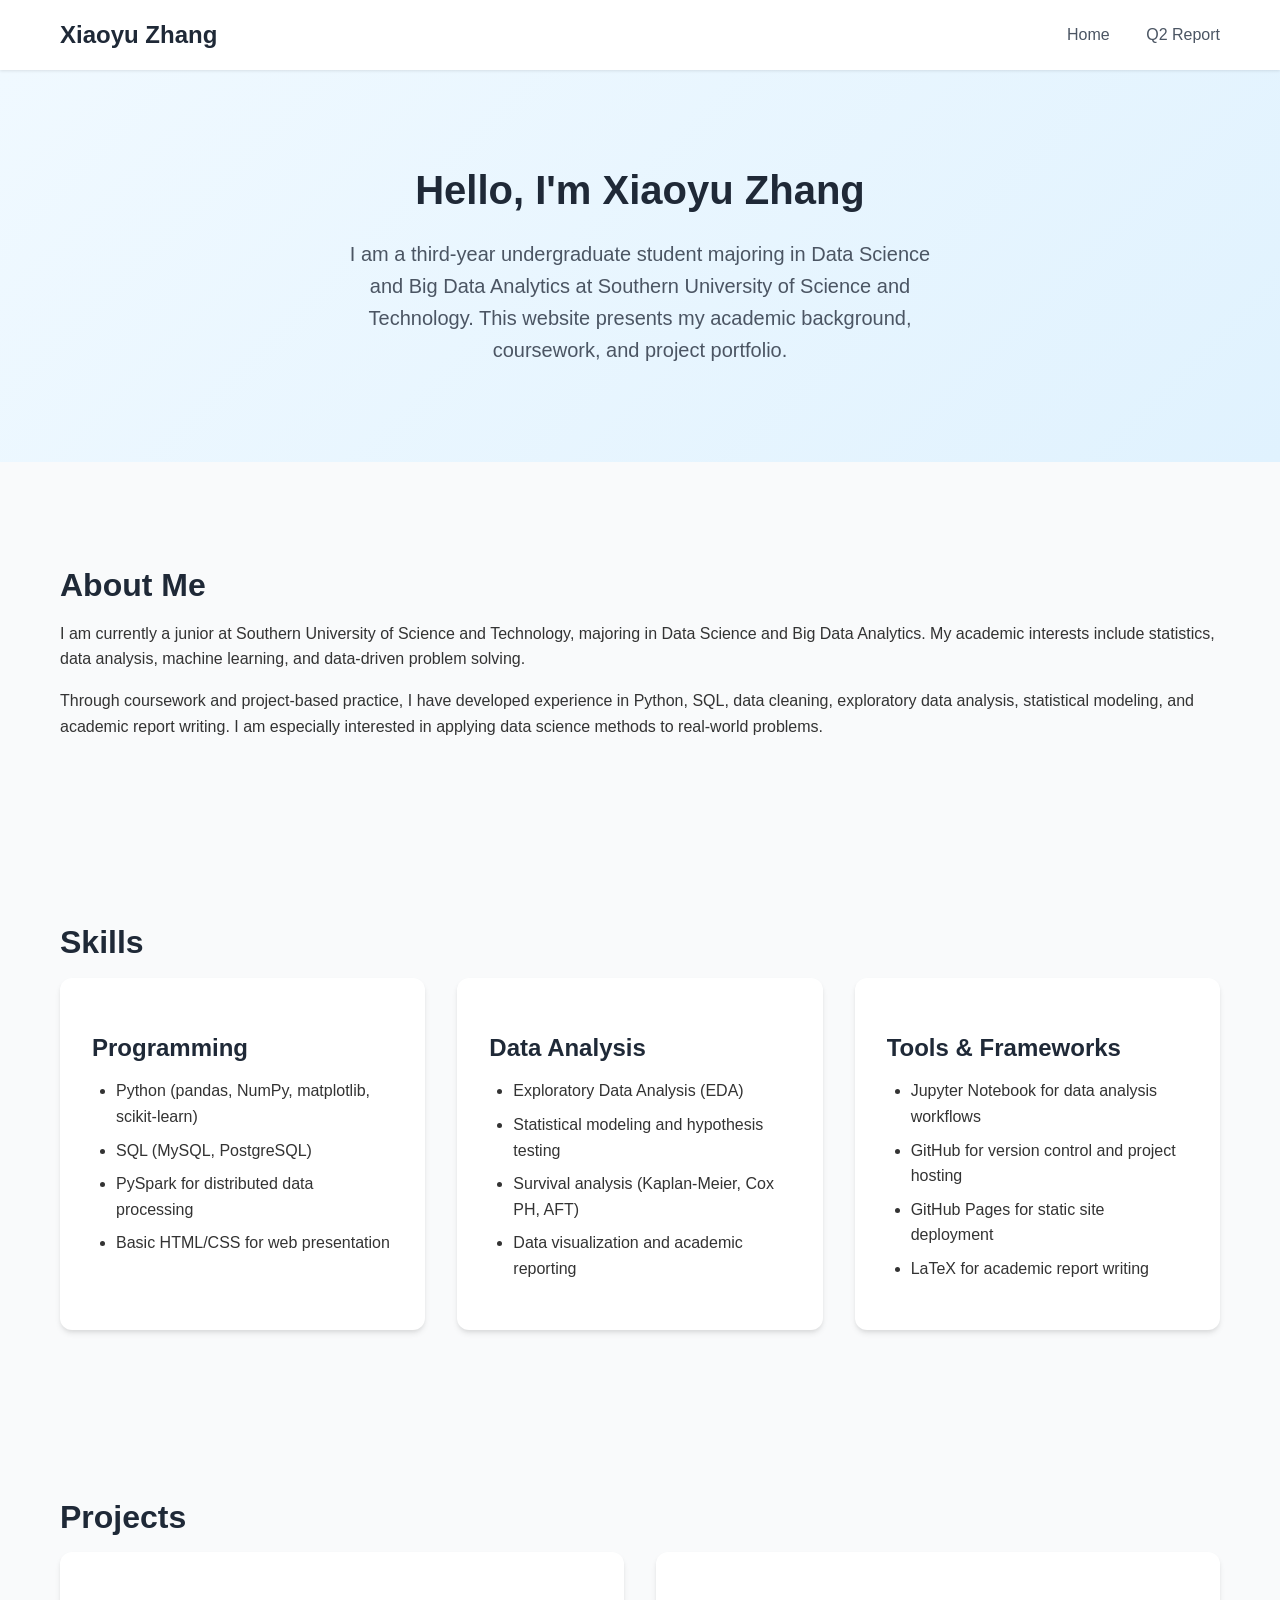
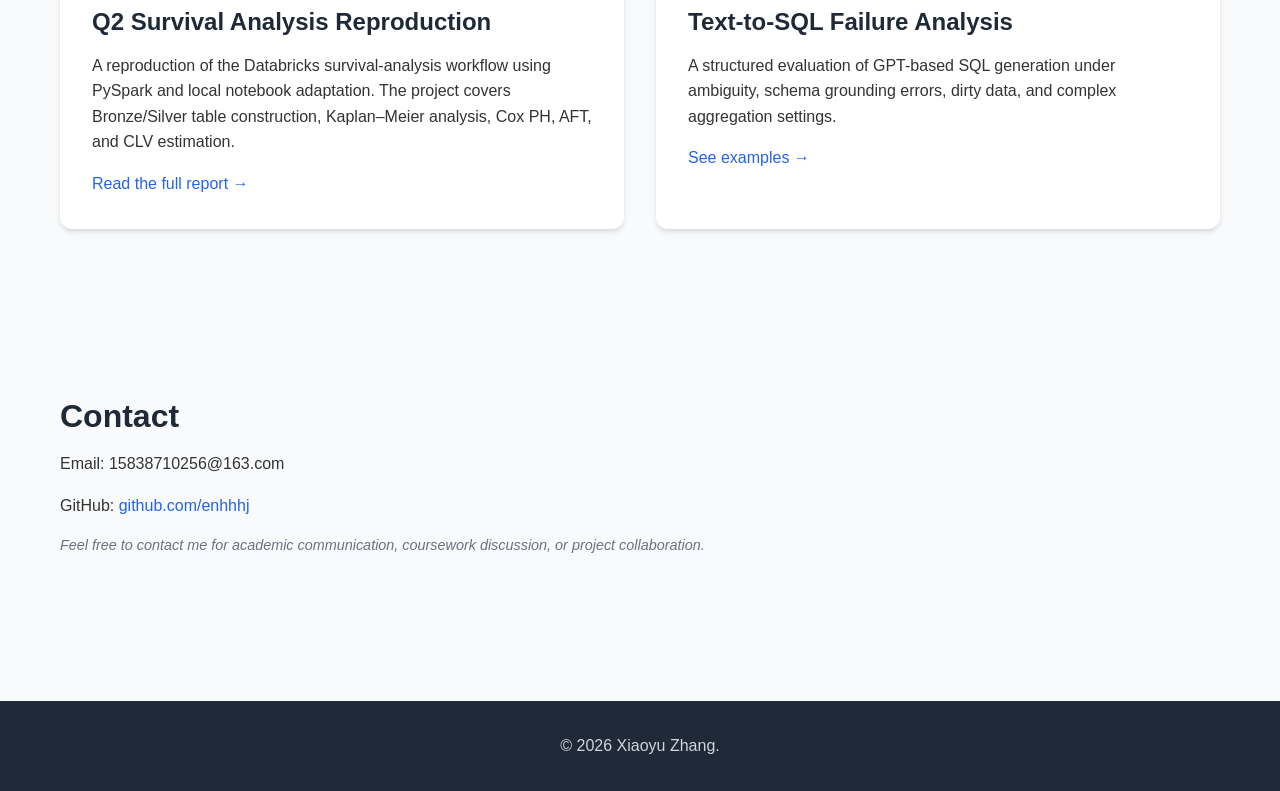
<file: index.html>
<!DOCTYPE html>
<html lang="en">
<head>
 <meta charset="UTF-8" />
 <meta name="viewport" content="width=device-width, initial-scale=1.0" />
 <title>Xiaoyu Zhang | Personal Website</title>
 <link rel="stylesheet" href="style.css" />
</head>
<body>
 <header class="navbar">
 <div class="container nav-container">
 <div class="logo">Xiaoyu Zhang</div>
 <nav>
 <a href="index.html">Home</a>
 <a href="blog.html">Q2 Report</a>
 </nav>
 </div>
 </header>

 <main>
 <section id="hero" class="section hero">
 <div class="container">
 <h1>Hello, I'm Xiaoyu Zhang</h1>
 <p class="hero-subtitle">
 I am a third-year undergraduate student majoring in Data Science and Big Data Analytics
 at Southern University of Science and Technology.
 This website presents my academic background, coursework, and project portfolio.
 </p>
 </div>
 </section>

 <section id="about" class="section">
 <div class="container">
 <h2>About Me</h2>
 <p>
 I am currently a junior at Southern University of Science and Technology,
 majoring in Data Science and Big Data Analytics.
 My academic interests include statistics, data analysis, machine learning,
 and data-driven problem solving.
 </p>
 <p>
 Through coursework and project-based practice, I have developed experience in Python,
 SQL, data cleaning, exploratory data analysis, statistical modeling,
 and academic report writing.
 I am especially interested in applying data science methods to real-world problems.
 </p>
 </div>
 </section>

 <section id="skills" class="section">
 <div class="container">
 <h2>Skills</h2>
 <div class="grid three">
 <div class="card">
 <h3>Programming</h3>
 <ul>
 <li>Python (pandas, NumPy, matplotlib, scikit-learn)</li>
 <li>SQL (MySQL, PostgreSQL)</li>
 <li>PySpark for distributed data processing</li>
 <li>Basic HTML/CSS for web presentation</li>
 </ul>
 </div>
 <div class="card">
 <h3>Data Analysis</h3>
 <ul>
 <li>Exploratory Data Analysis (EDA)</li>
 <li>Statistical modeling and hypothesis testing</li>
 <li>Survival analysis (Kaplan-Meier, Cox PH, AFT)</li>
 <li>Data visualization and academic reporting</li>
 </ul>
 </div>
 <div class="card">
 <h3>Tools & Frameworks</h3>
 <ul>
 <li>Jupyter Notebook for data analysis workflows</li>
 <li>GitHub for version control and project hosting</li>
 <li>GitHub Pages for static site deployment</li>
 <li>LaTeX for academic report writing</li>
 </ul>
 </div>
 </div>
 </div>
 </section>

 <section id="projects" class="section">
 <div class="container">
 <h2>Projects</h2>
 <div class="grid two">
 <div class="card">
 <h3>Q2 Survival Analysis Reproduction</h3>
 <p>
 A reproduction of the Databricks survival-analysis workflow using PySpark and local notebook adaptation.
 The project covers Bronze/Silver table construction, Kaplan–Meier analysis, Cox PH, AFT, and CLV estimation.
 </p>
 <a class="text-link" href="blog.html">Read the full report →</a>
 </div>
 <div class="card">
 <h3>Text-to-SQL Failure Analysis</h3>
 <p>
 A structured evaluation of GPT-based SQL generation under ambiguity, schema grounding errors,
 dirty data, and complex aggregation settings.
 </p>
 <a class="text-link" href="blog.html#part-4">See examples →</a>
 </div>
 </div>
 </div>
 </section>

 <section id="contact" class="section">
 <div class="container">
 <h2>Contact</h2>
 <p>Email: 15838710256@163.com</p>
 <p>GitHub: <a href="https://github.com/enhhhj" class="text-link">github.com/enhhhj</a></p>
 <p class="note">
 Feel free to contact me for academic communication, coursework discussion, or project collaboration.
 </p>
 </div>
 </section>
 </main>

 <footer class="footer">
 <div class="container">
 <p>© 2026 Xiaoyu Zhang.</p>
 </div>
 </footer>
</body>
</html>
</file>
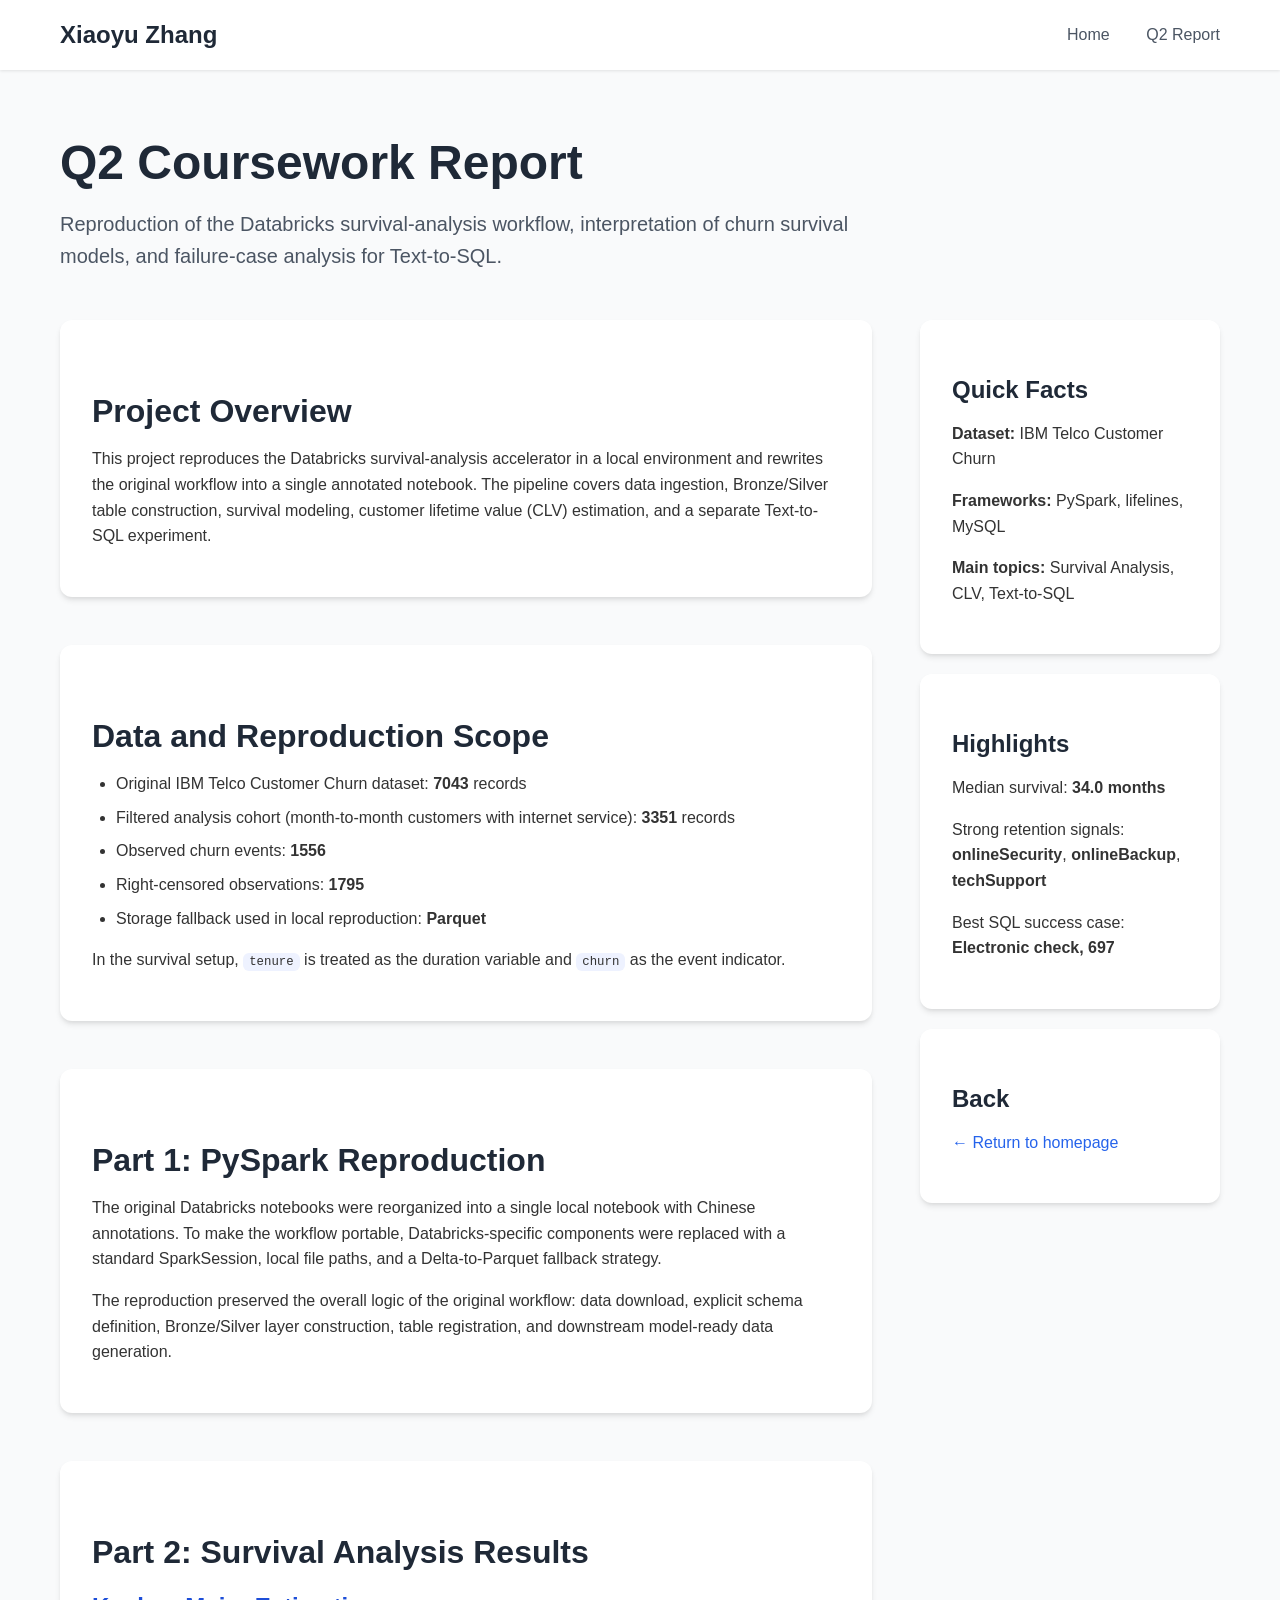
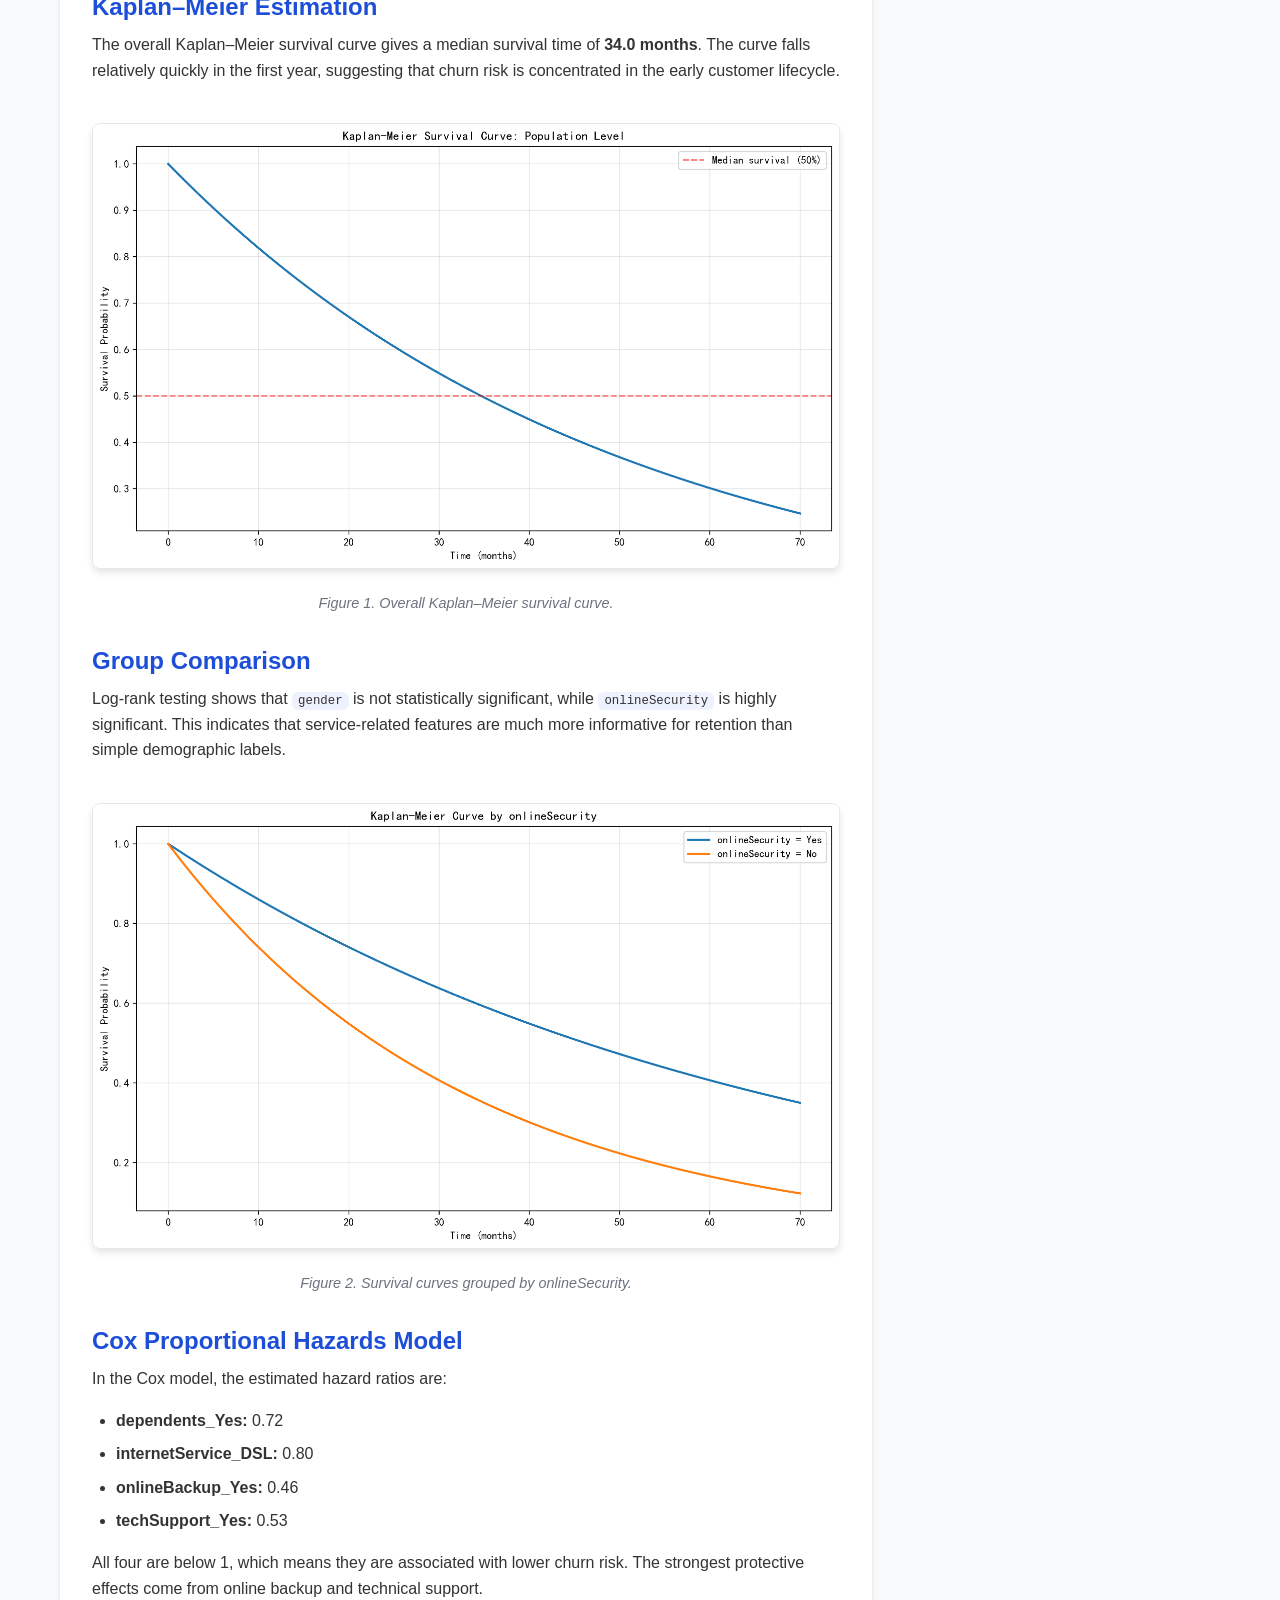
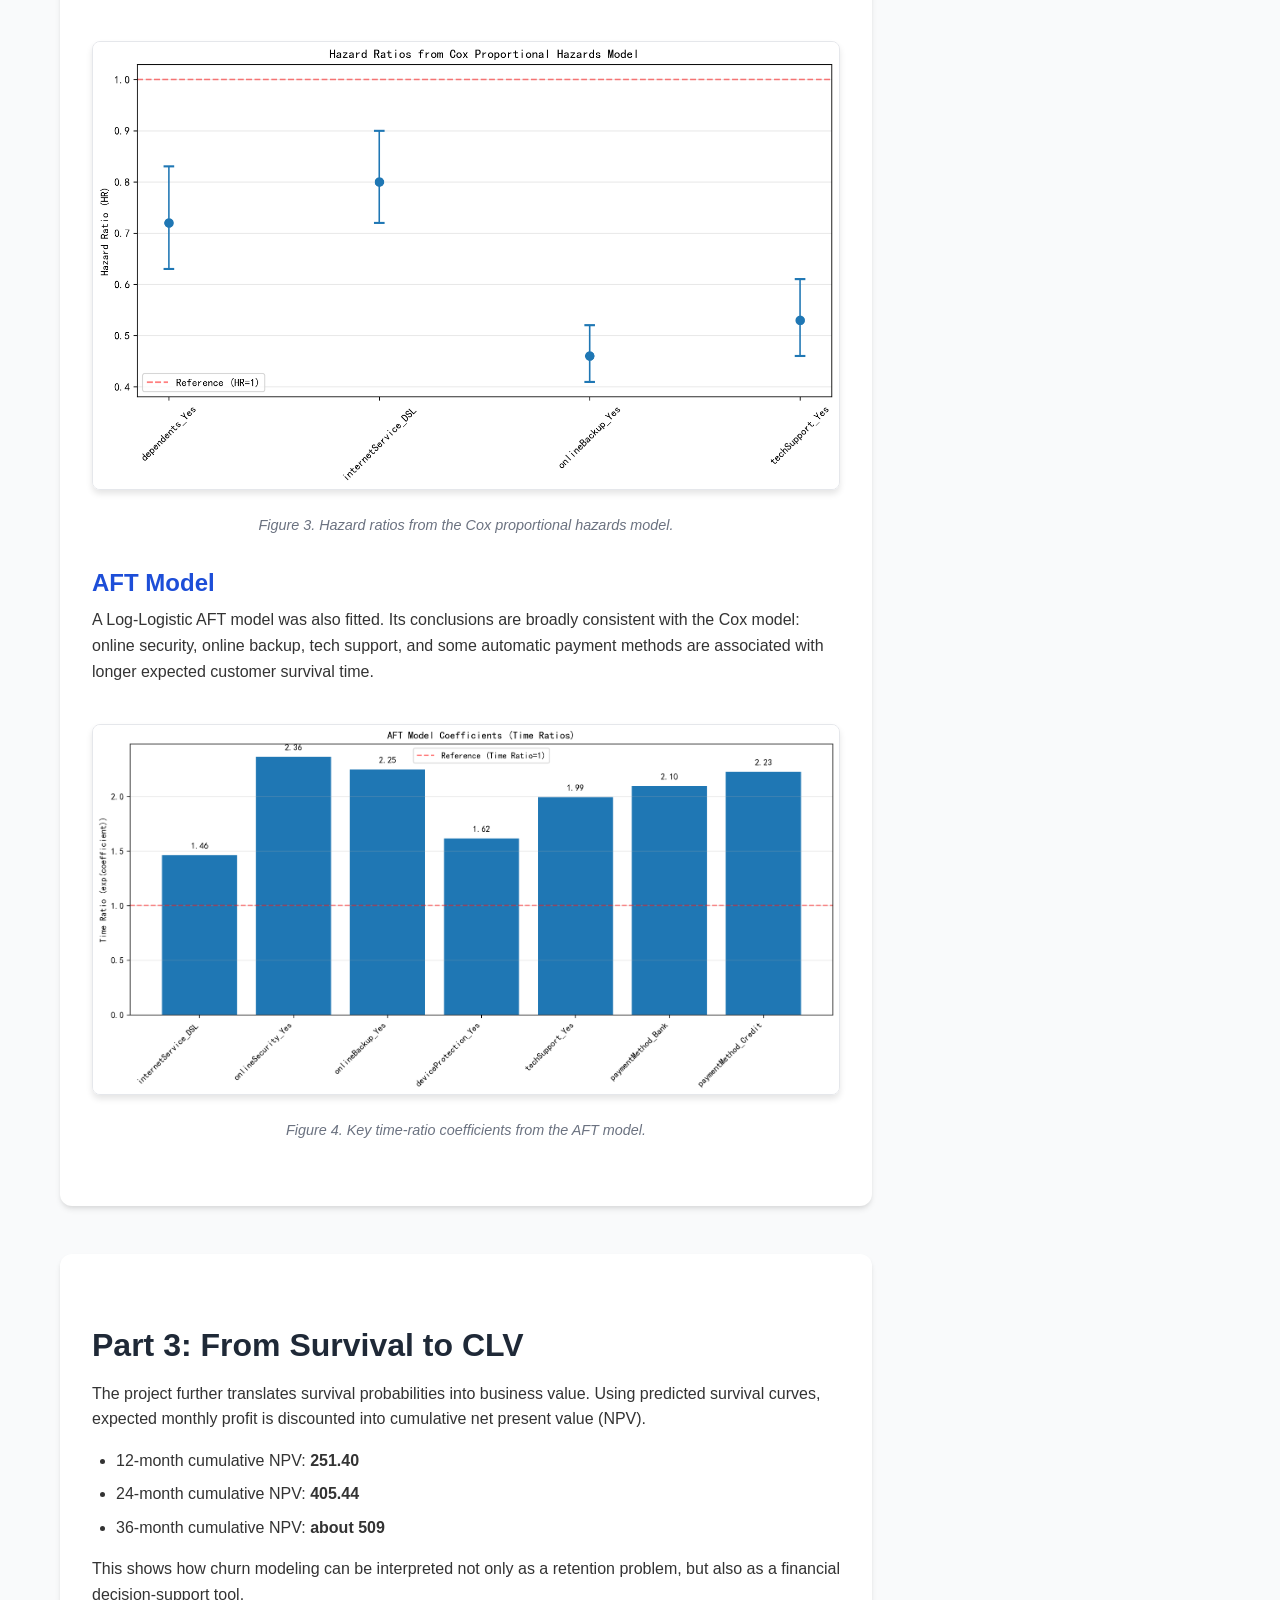
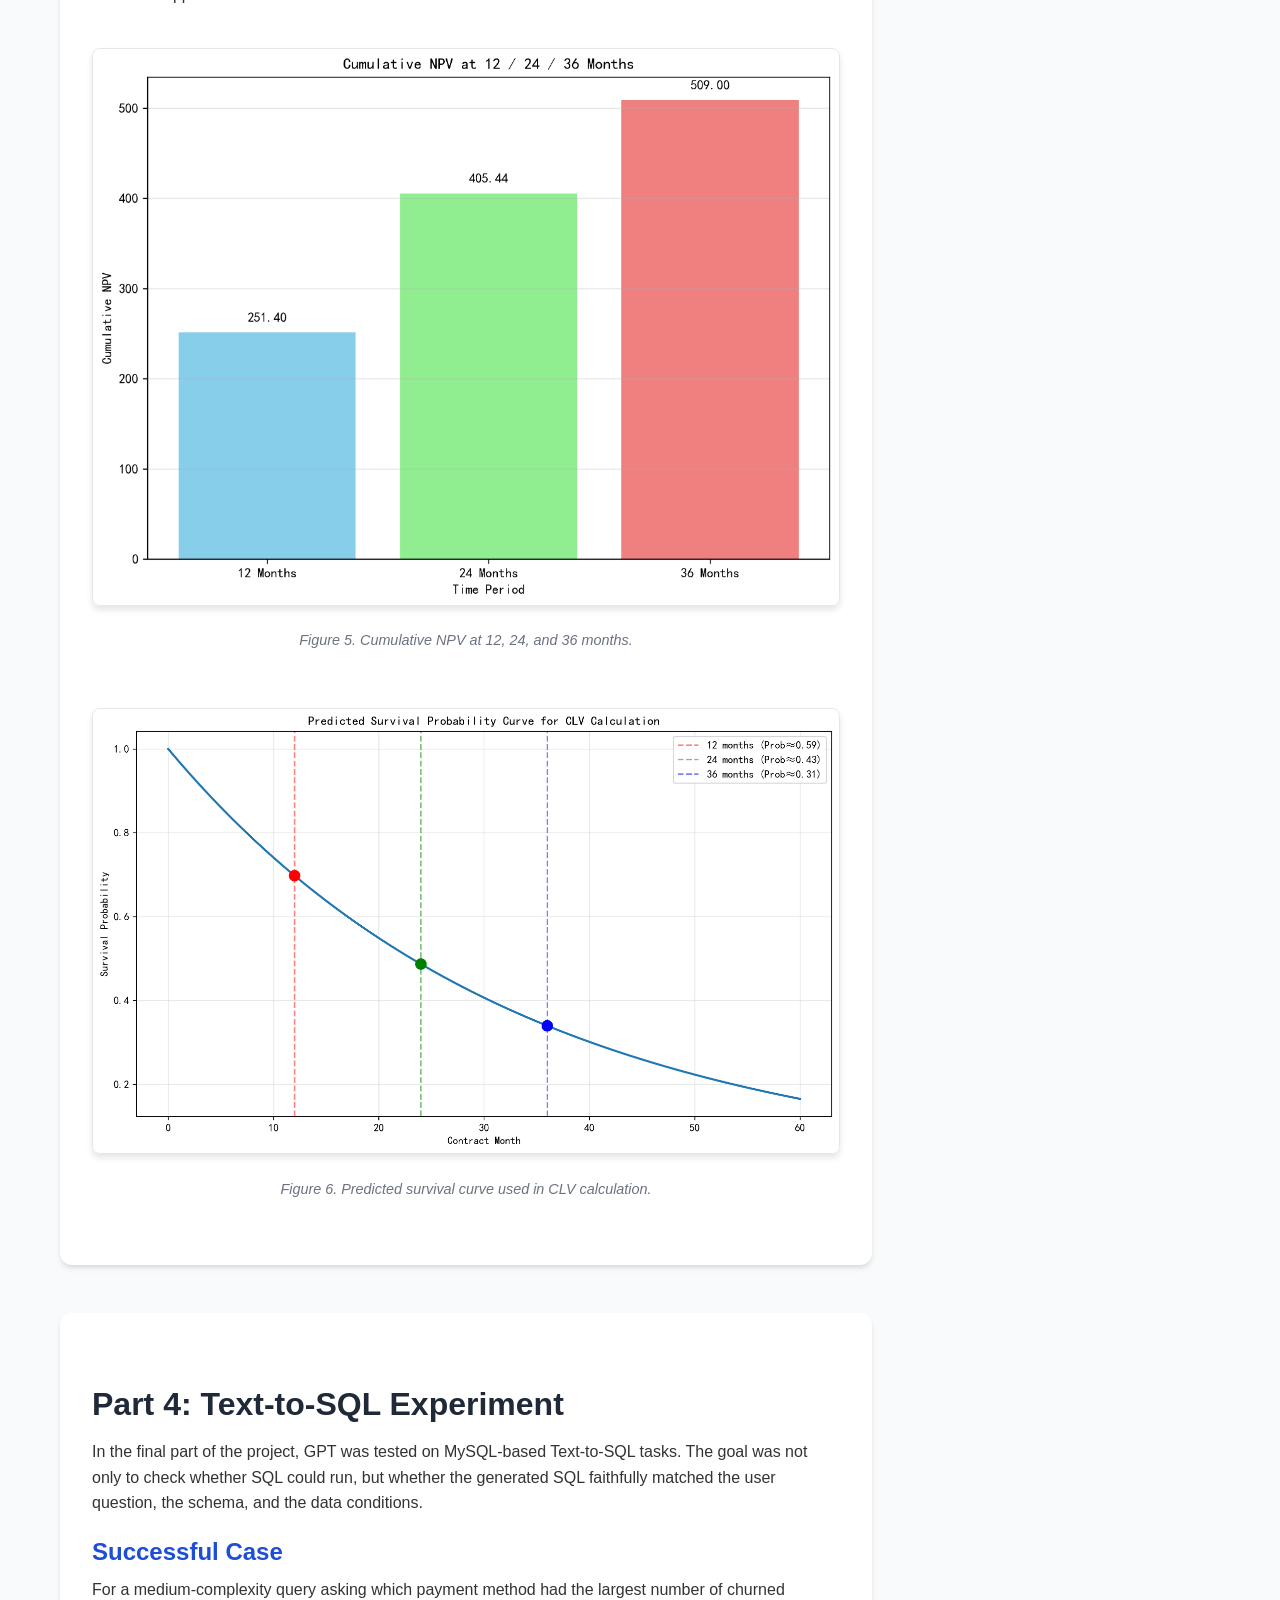
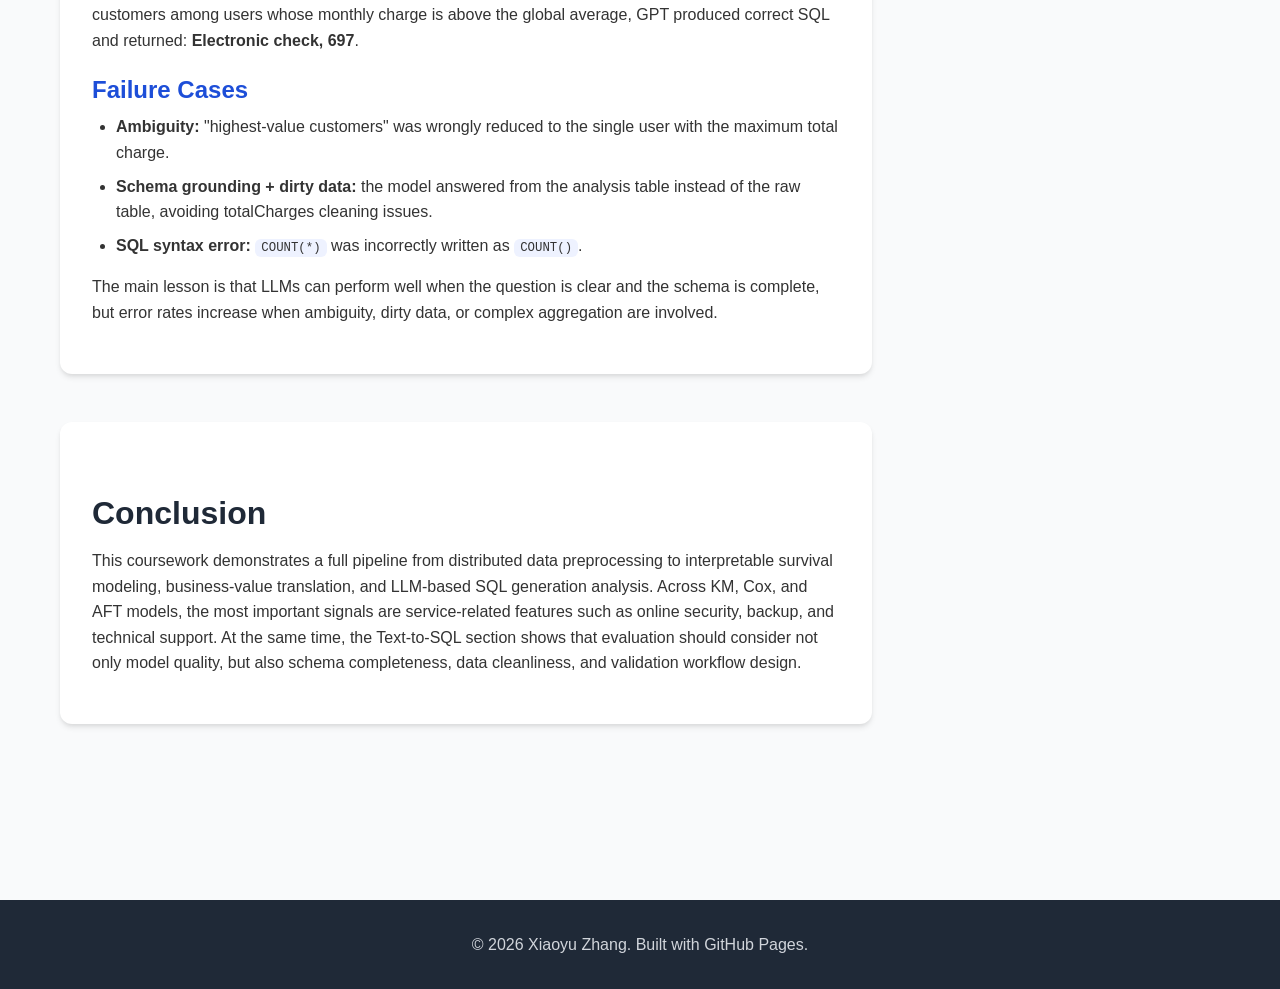
<file: blog.html>
<!DOCTYPE html>
<html lang="en">
<head>
 <meta charset="UTF-8" />
 <meta name="viewport" content="width=device-width, initial-scale=1.0" />
 <title>Q2 Report | Xiaoyu Zhang</title>
 <link rel="stylesheet" href="style.css" />
</head>
<body>
 <header class="navbar">
 <div class="container nav-container">
 <div class="logo">Xiaoyu Zhang</div>
 <nav>
 <a href="index.html">Home</a>
 <a href="blog.html">Q2 Report</a>
 </nav>
 </div>
 </header>

 <main class="section">
 <div class="container">
 <h1 class="page-title">Q2 Coursework Report</h1>
 <p class="page-subtitle">
 Reproduction of the Databricks survival-analysis workflow, interpretation of churn survival models,
 and failure-case analysis for Text-to-SQL.
 </p>

 <div class="blog-layout">
 <article class="blog-main">
 <section class="card blog-section">
 <h2>Project Overview</h2>
 <p>
 This project reproduces the Databricks survival-analysis accelerator in a local environment
 and rewrites the original workflow into a single annotated notebook. The pipeline covers
 data ingestion, Bronze/Silver table construction, survival modeling, customer lifetime value (CLV)
 estimation, and a separate Text-to-SQL experiment.
 </p>
 </section>

 <section class="card blog-section">
 <h2>Data and Reproduction Scope</h2>
 <ul>
 <li>Original IBM Telco Customer Churn dataset: <strong>7043</strong> records</li>
 <li>Filtered analysis cohort (month-to-month customers with internet service): <strong>3351</strong> records</li>
 <li>Observed churn events: <strong>1556</strong></li>
 <li>Right-censored observations: <strong>1795</strong></li>
 <li>Storage fallback used in local reproduction: <strong>Parquet</strong></li>
 </ul>
 <p>
 In the survival setup, <code>tenure</code> is treated as the duration variable and
 <code>churn</code> as the event indicator.
 </p>
 </section>

 <section class="card blog-section">
 <h2>Part 1: PySpark Reproduction</h2>
 <p>
 The original Databricks notebooks were reorganized into a single local notebook with Chinese annotations.
 To make the workflow portable, Databricks-specific components were replaced with a standard SparkSession,
 local file paths, and a Delta-to-Parquet fallback strategy.
 </p>
 <p>
 The reproduction preserved the overall logic of the original workflow:
 data download, explicit schema definition, Bronze/Silver layer construction,
 table registration, and downstream model-ready data generation.
 </p>
 </section>

 <section class="card blog-section">
 <h2>Part 2: Survival Analysis Results</h2>

 <h3>Kaplan–Meier Estimation</h3>
 <p>
 The overall Kaplan–Meier survival curve gives a median survival time of
 <strong>34.0 months</strong>. The curve falls relatively quickly in the first year,
 suggesting that churn risk is concentrated in the early customer lifecycle.
 </p>
 <img src="images/km_population.png" alt="Kaplan-Meier population curve" class="report-image" />
 <p class="caption">Figure 1. Overall Kaplan–Meier survival curve.</p>

 <h3>Group Comparison</h3>
 <p>
 Log-rank testing shows that <code>gender</code> is not statistically significant,
 while <code>onlineSecurity</code> is highly significant. This indicates that service-related features
 are much more informative for retention than simple demographic labels.
 </p>
 <img src="images/km_onlineSecurity.png" alt="KM curve by onlineSecurity" class="report-image" />
 <p class="caption">Figure 2. Survival curves grouped by onlineSecurity.</p>

 <h3>Cox Proportional Hazards Model</h3>
 <p>
 In the Cox model, the estimated hazard ratios are:
 </p>
 <ul>
 <li><strong>dependents_Yes:</strong> 0.72</li>
 <li><strong>internetService_DSL:</strong> 0.80</li>
 <li><strong>onlineBackup_Yes:</strong> 0.46</li>
 <li><strong>techSupport_Yes:</strong> 0.53</li>
 </ul>
 <p>
 All four are below 1, which means they are associated with lower churn risk.
 The strongest protective effects come from online backup and technical support.
 </p>
 <img src="images/cox_hr_plot.png" alt="Cox hazard ratio plot" class="report-image" />
 <p class="caption">Figure 3. Hazard ratios from the Cox proportional hazards model.</p>

 <h3>AFT Model</h3>
 <p>
 A Log-Logistic AFT model was also fitted. Its conclusions are broadly consistent with the Cox model:
 online security, online backup, tech support, and some automatic payment methods are associated with
 longer expected customer survival time.
 </p>
 <img src="images/aft_coefficients.png" alt="AFT coefficients plot" class="report-image" />
 <p class="caption">Figure 4. Key time-ratio coefficients from the AFT model.</p>
 </section>

 <section class="card blog-section">
 <h2>Part 3: From Survival to CLV</h2>
 <p>
 The project further translates survival probabilities into business value. Using predicted survival curves,
 expected monthly profit is discounted into cumulative net present value (NPV).
 </p>
 <ul>
 <li>12-month cumulative NPV: <strong>251.40</strong></li>
 <li>24-month cumulative NPV: <strong>405.44</strong></li>
 <li>36-month cumulative NPV: <strong>about 509</strong></li>
 </ul>
 <p>
 This shows how churn modeling can be interpreted not only as a retention problem,
 but also as a financial decision-support tool.
 </p>
 <img src="images/clv_payback_bar.png" alt="CLV payback bar chart" class="report-image" />
 <p class="caption">Figure 5. Cumulative NPV at 12, 24, and 36 months.</p>

 <img src="images/clv_survival_curve.png" alt="CLV survival curve" class="report-image" />
 <p class="caption">Figure 6. Predicted survival curve used in CLV calculation.</p>
 </section>

 <section class="card blog-section">
 <h2>Part 4: Text-to-SQL Experiment</h2>
 <p>
 In the final part of the project, GPT was tested on MySQL-based Text-to-SQL tasks.
 The goal was not only to check whether SQL could run, but whether the generated SQL
 faithfully matched the user question, the schema, and the data conditions.
 </p>

 <h3>Successful Case</h3>
 <p>
 For a medium-complexity query asking which payment method had the largest number of churned customers
 among users whose monthly charge is above the global average, GPT produced correct SQL and returned:
 <strong>Electronic check, 697</strong>.
 </p>

 <h3>Failure Cases</h3>
 <ul>
 <li><strong>Ambiguity:</strong> "highest-value customers" was wrongly reduced to the single user with the maximum total charge.</li>
 <li><strong>Schema grounding + dirty data:</strong> the model answered from the analysis table instead of the raw table, avoiding totalCharges cleaning issues.</li>
 <li><strong>SQL syntax error:</strong> <code>COUNT(*)</code> was incorrectly written as <code>COUNT()</code>.</li>
 </ul>

 <p>
 The main lesson is that LLMs can perform well when the question is clear and the schema is complete,
 but error rates increase when ambiguity, dirty data, or complex aggregation are involved.
 </p>
 </section>

 <section class="card blog-section">
 <h2>Conclusion</h2>
 <p>
 This coursework demonstrates a full pipeline from distributed data preprocessing to interpretable
 survival modeling, business-value translation, and LLM-based SQL generation analysis.
 Across KM, Cox, and AFT models, the most important signals are service-related features such as
 online security, backup, and technical support. At the same time, the Text-to-SQL section shows that
 evaluation should consider not only model quality, but also schema completeness, data cleanliness,
 and validation workflow design.
 </p>
 </section>
 </article>

 <aside class="blog-sidebar">
 <div class="card">
 <h3>Quick Facts</h3>
 <p><strong>Dataset:</strong> IBM Telco Customer Churn</p>
 <p><strong>Frameworks:</strong> PySpark, lifelines, MySQL</p>
 <p><strong>Main topics:</strong> Survival Analysis, CLV, Text-to-SQL</p>
 </div>

 <div class="card">
 <h3>Highlights</h3>
 <p>Median survival: <strong>34.0 months</strong></p>
 <p>Strong retention signals: <strong>onlineSecurity</strong>, <strong>onlineBackup</strong>, <strong>techSupport</strong></p>
 <p>Best SQL success case: <strong>Electronic check, 697</strong></p>
 </div>

 <div class="card">
 <h3>Back</h3>
 <p><a class="text-link" href="index.html">← Return to homepage</a></p>
 </div>
 </aside>
 </div>
 </div>
 </main>

 <footer class="footer">
 <div class="container">
 <p>© 2026 Xiaoyu Zhang. Built with GitHub Pages.</p>
 </div>
 </footer>
</body>
</html>
</file>
<file: style.css>
/* Reset and base styles */
* {
 margin: 0;
 padding: 0;
 box-sizing: border-box;
}

body {
 font-family: -apple-system, BlinkMacSystemFont, 'Segoe UI', Roboto, Oxygen, Ubuntu, sans-serif;
 line-height: 1.6;
 color: #333;
 background-color: #f9fafb;
}

.container {
 max-width: 1200px;
 margin: 0 auto;
 padding: 0 20px;
}

/* Typography */
h1, h2, h3, h4 {
 font-weight: 600;
 line-height: 1.2;
 margin-bottom: 1rem;
 color: #1f2937;
}

h1 {
 font-size: 2.5rem;
}

h2 {
 font-size: 2rem;
 margin-top: 2.5rem;
}

h3 {
 font-size: 1.5rem;
 margin-top: 1.5rem;
}

p {
 margin-bottom: 1rem;
}

a {
 color: #2563eb;
 text-decoration: none;
}

a:hover {
 text-decoration: underline;
}

/* Navigation */
.navbar {
 background-color: white;
 box-shadow: 0 1px 3px rgba(0, 0, 0, 0.1);
 position: sticky;
 top: 0;
 z-index: 100;
}

.nav-container {
 display: flex;
 justify-content: space-between;
 align-items: center;
 padding: 1rem 20px;
}

.logo {
 font-size: 1.5rem;
 font-weight: 600;
 color: #1f2937;
}

nav a {
 margin-left: 2rem;
 color: #4b5563;
 font-weight: 500;
}

nav a:hover {
 color: #2563eb;
}

/* Sections */
.section {
 padding: 4rem 0;
}

.hero {
 background: linear-gradient(135deg, #f0f9ff 0%, #e0f2fe 100%);
 text-align: center;
 padding: 6rem 0;
}

.hero-subtitle {
 font-size: 1.25rem;
 color: #4b5563;
 max-width: 600px;
 margin: 1.5rem auto 0;
}

/* Cards */
.card {
 background: white;
 border-radius: 12px;
 padding: 2rem;
 box-shadow: 0 4px 6px -1px rgba(0, 0, 0, 0.1), 0 2px 4px -1px rgba(0, 0, 0, 0.06);
 transition: transform 0.2s, box-shadow 0.2s;
}

.card:hover {
 transform: translateY(-2px);
 box-shadow: 0 10px 15px -3px rgba(0, 0, 0, 0.1), 0 4px 6px -2px rgba(0, 0, 0, 0.05);
}

/* Grid layouts */
.grid {
 display: grid;
 gap: 2rem;
}

.grid.two {
 grid-template-columns: repeat(auto-fit, minmax(300px, 1fr));
}

.grid.three {
 grid-template-columns: repeat(auto-fit, minmax(250px, 1fr));
}

/* Blog page specific */
.page-title {
 font-size: 3rem;
 margin-bottom: 1rem;
}

.page-subtitle {
 font-size: 1.25rem;
 color: #4b5563;
 margin-bottom: 3rem;
 max-width: 800px;
}

.blog-layout {
 display: grid;
 grid-template-columns: 1fr 300px;
 gap: 3rem;
 margin-top: 2rem;
}

.blog-main {
 max-width: 100%;
}

.blog-sidebar {
 position: sticky;
 top: 100px;
 height: fit-content;
}

.blog-section {
 margin-bottom: 3rem;
}

.blog-section h3 {
 margin-top: 22px;
 margin-bottom: 10px;
 color: #1d4ed8;
}

.blog-section code {
 background: #eef2ff;
 padding: 2px 6px;
 border-radius: 6px;
 font-size: 0.95em;
}

.blog-sidebar .card {
 margin-bottom: 20px;
}

/* Report images */
.report-image {
 width: 100%;
 max-width: 800px;
 height: auto;
 border-radius: 8px;
 margin: 1.5rem 0;
 box-shadow: 0 4px 6px rgba(0, 0, 0, 0.1);
 border: 1px solid #e5e7eb;
}

.caption {
 text-align: center;
 color: #6b7280;
 font-size: 0.9rem;
 margin-top: -0.5rem;
 margin-bottom: 2rem;
 font-style: italic;
}

/* Lists */
ul {
 margin-left: 1.5rem;
 margin-bottom: 1rem;
}

li {
 margin-bottom: 0.5rem;
}

/* Text links */
.text-link {
 display: inline-flex;
 align-items: center;
 gap: 0.25rem;
 font-weight: 500;
}

.text-link:hover {
 text-decoration: none;
 gap: 0.5rem;
}

/* Footer */
.footer {
 background-color: #1f2937;
 color: white;
 text-align: center;
 padding: 2rem 0;
 margin-top: 4rem;
}

.footer p {
 margin-bottom: 0;
 color: #d1d5db;
}

.note {
 font-size: 0.9rem;
 color: #6b7280;
 font-style: italic;
}

/* Responsive */
@media (max-width: 768px) {
 .blog-layout {
 grid-template-columns: 1fr;
 }
 
 .nav-container {
 flex-direction: column;
 gap: 1rem;
 }
 
 nav a {
 margin: 0 1rem;
 }
 
 .page-title {
 font-size: 2.5rem;
 }
 
 h1 {
 font-size: 2rem;
 }
 
 h2 {
 font-size: 1.75rem;
 }
}
</file>
